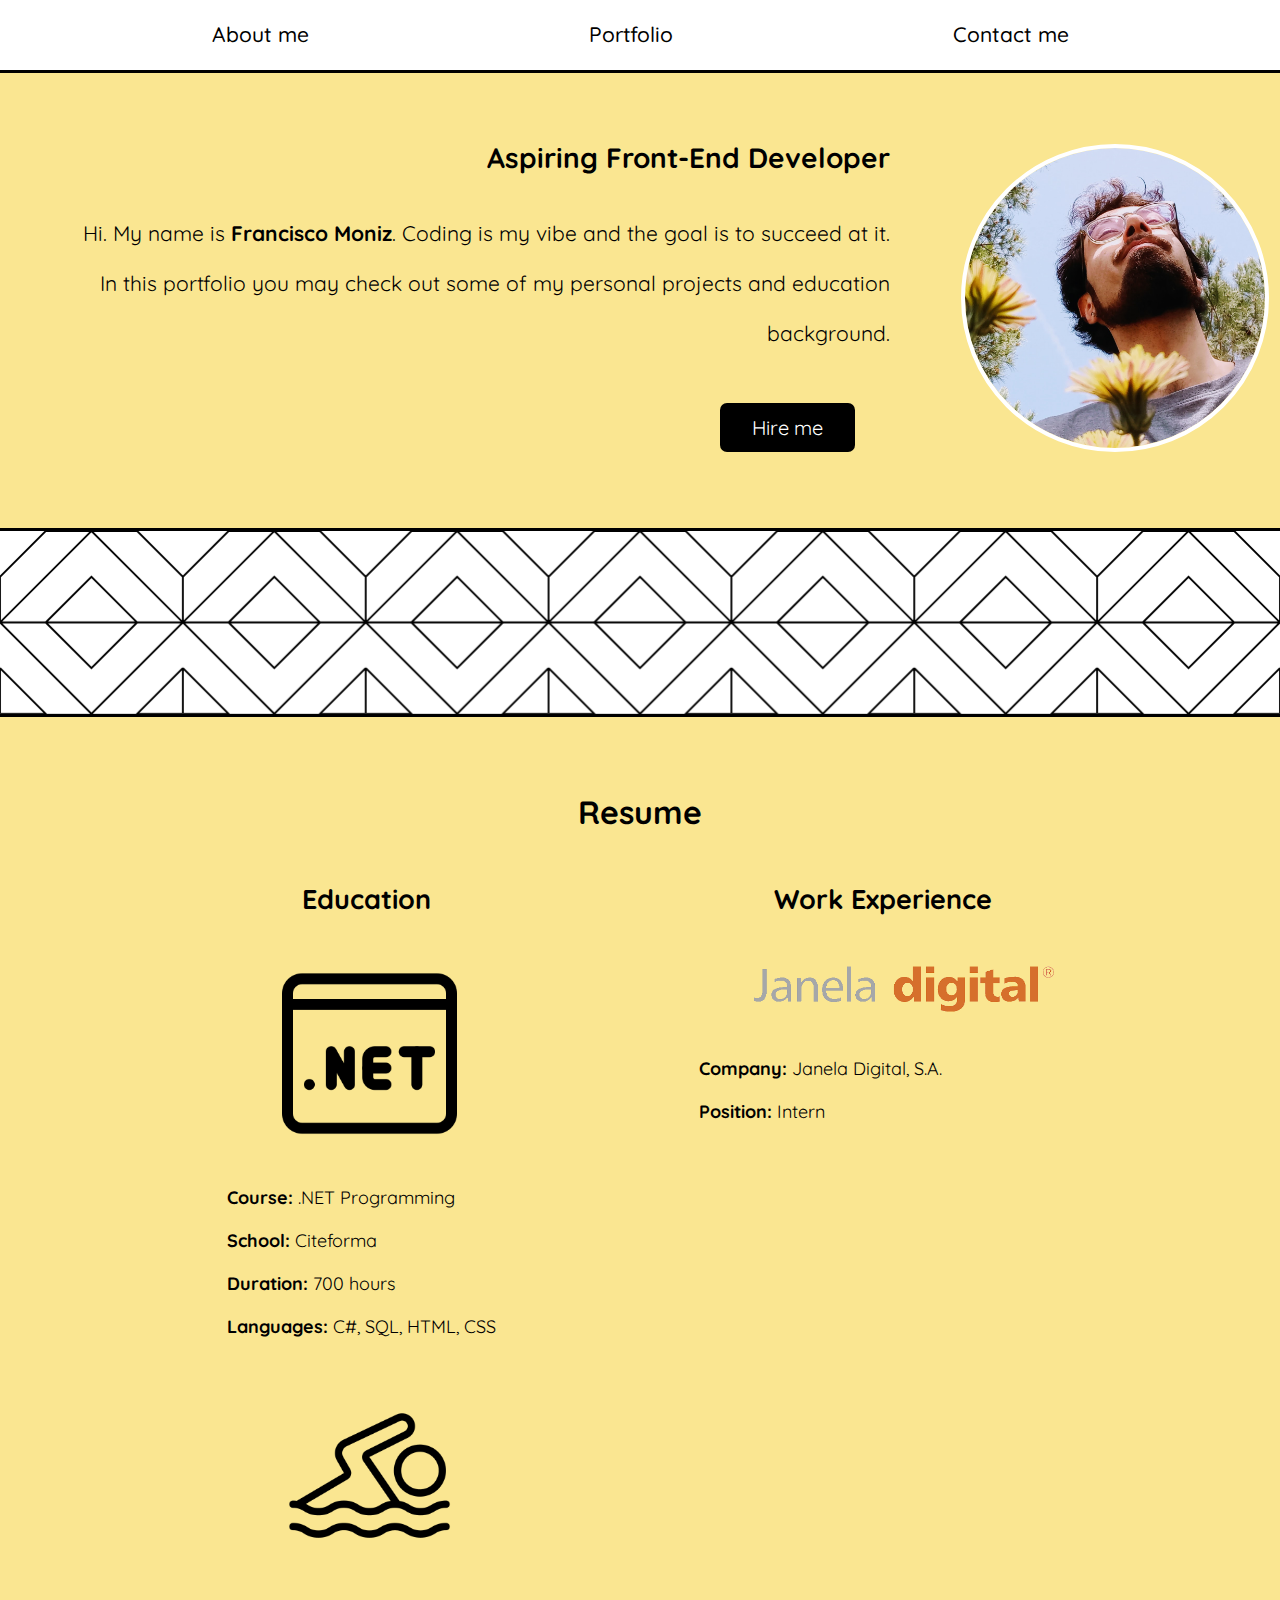
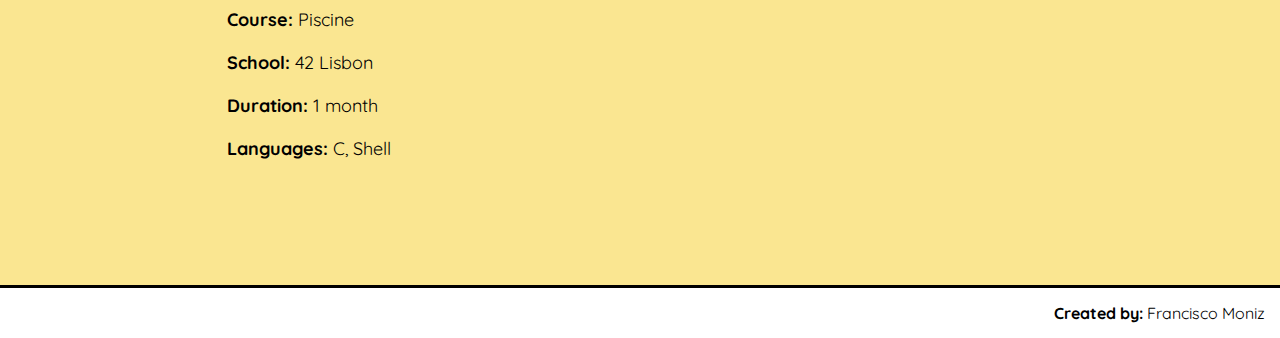
<file: index.html>
<!DOCTYPE html>
<html lang="en">
<head>
    <meta charset="UTF-8">
    <meta http-equiv="X-UA-Compatible" content="IE=edge">
    <meta name="viewport" content="width=device-width, initial-scale=1.0">
    <link rel="stylesheet" href="style.css">
    <link rel="preconnect" href="https://fonts.googleapis.com">
    <link rel="preconnect" href="https://fonts.gstatic.com" crossorigin>
    <link href="https://fonts.googleapis.com/css2?family=Quicksand:wght@300;400;500&display=swap" rel="stylesheet">
    <title>My Portfolio</title>
</head>
<body>
    
    <header class="header">
        <a href="#resume" class="item1">About me</a>
        <p class="item2">Portfolio</p>
        <a href="mailto:francisco.moniz97@gmail.com" class="item3">Contact me</a>
    </header>

    <div class="main">
        <div class="main-text">
            <h1>Aspiring Front-End Developer</h1>
            <p>Hi. My name is <b>Francisco Moniz</b>. Coding is my vibe and the goal is to succeed at it.</p>
            <p>In this portfolio you may check out some of my personal projects and education background.</p>
            <a href="https://www.linkedin.com/in/franciscomonizribeiro/" class="main-btn">Hire me</a>
        </div>
        <img src="./imgs/profile.jpg" class="profile-pic">
    </div>

    <svg id="splitter" xmlns:rdf="http://www.w3.org/1999/02/22-rdf-syntax-ns#" xmlns="http://www.w3.org/2000/svg" height="10%" width="100%" version="1.1" xmlns:cc="http://creativecommons.org/ns#" xmlns:dc="http://purl.org/dc/elements/1.1/" preserveAspectRatio="x200Y200 meet" viewBox="0 0 2100 299.5">
        <defs id="defs4">
            <pattern id="pattern4192" width="300" patternUnits="userSpaceOnUse" patternTransform="translate(250 202.36)" height="300">
                <path id="rect4142" d="m75 0-75 75v75l150-150h-75zm75 0 150 150v-75l-75-75h-75zm150 150h-75l-75 75-75-75h-75l150 150 150-150zm-225 0h150l-75-74.998-75 74.998zm-75 75v75h75l-75-75zm300 0l-75 75h75v-74.998z"/>
            </pattern>
        </defs>
        <g id="layer1" transform="translate(-250 697.64)">
            <rect id="rect4190" height="1200" width="2100" y="-697.64" x="250" fill="url(#pattern4192)"/>
        </g>
    </svg>

    <div id="resume">
        <h1>Resume</h1>
        <section class="background">
            <section class="education">
                <h2>Education</h2>
                <img src="imgs/net.png" class="net">
                <p><b>Course: </b>.NET Programming</p>
                <p><b>School: </b>Citeforma</p>
                <p><b>Duration: </b>700 hours</p>
                <p><b>Languages: </b>C#, SQL, HTML, CSS</p>
                <img src="imgs/piscine.png" class="piscine">
                <p><b>Course: </b>Piscine</p>
                <p><b>School: </b>42 Lisbon</p>
                <p><b>Duration: </b>1 month</p>
                <p><b>Languages: </b>C, Shell</p>
            </section>
            <section class="work">
                <h2>Work Experience</h2>
                <img src="imgs/jd.png" class="jd">
                <p><b>Company: </b>Janela Digital, S.A.</p>
                <p><b>Position: </b>Intern</p>
            </section>
        </section>
    </div>

    <svg id="splitter2" xmlns:rdf="http://www.w3.org/1999/02/22-rdf-syntax-ns#" xmlns="http://www.w3.org/2000/svg" height="10%" width="100%" version="1.1" xmlns:cc="http://creativecommons.org/ns#" xmlns:dc="http://purl.org/dc/elements/1.1/" preserveAspectRatio="x200Y200 meet" viewBox="0 0 2100 299.5">
        <defs id="defs4">
            <pattern id="pattern4192" width="300" patternUnits="userSpaceOnUse" patternTransform="translate(250 202.36)" height="300">
                <path id="rect4142" d="m75 0-75 75v75l150-150h-75zm75 0 150 150v-75l-75-75h-75zm150 150h-75l-75 75-75-75h-75l150 150 150-150zm-225 0h150l-75-74.998-75 74.998zm-75 75v75h75l-75-75zm300 0l-75 75h75v-74.998z"/>
            </pattern>
        </defs>
        <g id="layer1" transform="translate(-250 697.64)">
            <rect id="rect4190" height="1200" width="2100" y="-697.64" x="250" fill="url(#pattern4192)"/>
        </g>
    </svg>

    <footer class="footer">
        <p><b>Created by: </b>Francisco Moniz</p>
    </footer>

</body>
</html>
</file>
<file: style.css>
* {
    margin: 0;
    padding: 0;
    font-family: 'Quicksand', sans-serif;
}

html {
    scroll-behavior: smooth;
}

.header {
    height: 70px;
    display: flex;
    padding: 0;
    align-items: center;
    justify-content: center;
    font-size: 21px;
    font-weight: 500;
    border-bottom: solid black 3px;
}

.item1, .item2, .item3 {
    margin: auto 140px auto 140px;
    border-bottom: 2px solid transparent;
    transition: border-color 2s ease-out;
    text-decoration: none;
    color: black;
}

.item1:hover, .item2:hover, .item3:hover {
    border-color: black;
    padding-bottom: 3px;
    font-weight: bold;
}

.main {
    background-color: rgba(249, 224, 118, .8);
    height: 425px;
    padding: 15px;
    display: grid;
    grid-template-areas:
    "t p"
    "bt .";
    align-items: center;
    justify-content: center;
}

.main-text {
    text-align: right;
    padding-right: 75px;
    grid-area: t;
}

.main-text h1 {
    font-size: 28px;
    font-weight: bold;
    line-height: 100px;
}

.main-text p {
    font-size: 21px;
    line-height: 50px;
}

.main-btn {
    text-decoration: none;
    color: #fff;
    background: #000;
    padding: 12px 32px;
    font-size: 20px;
    border-radius: 7px;
    display: inline-block;
    margin: 45px 35px auto auto;
    grid-area: bt;
}

.main-btn:hover {
    background: #fff;
    color: #000;
}

.profile-pic {
    margin-top: 35px;
    height: 300px;
    border-radius: 50%;
    outline: solid white 4px;
    grid-area: p;
}

#resume {
    background-color: rgba(249, 224, 118, .8);
    text-align: center;
    padding: 75px;
}

.background {
    display: grid;
    grid-template-areas:
    "a b";
    justify-content: space-around;
    padding: 50px;
}

.education {
    grid-area: a;
    font-size: 18px;
    text-align: left;
}

.education h2 {
    padding-left: 75px;
}

.education p {
    margin-top: 20px;
}

.education img {
    height: 175px;
    margin-top: 50px;
    margin-bottom: 20px;
    padding-left: 55px;
}

.work {
    grid-area: b;
    font-size: 18px;
    text-align: left;
}

.work h2 {
    padding-left: 75px;
}

.work p {
    margin-top: 20px;
}

.work img {
    width: 300px;
    margin-top: 50px;
    margin-bottom: 20px;
    padding-left: 55px;
}

.footer {
    display: flex;
    align-items: center;
    justify-content: right;
    padding: 15px;
    border-top: solid black 3px;
}

#splitter, #splitter2 {
    display: block;
    border-top: solid black 3px;
    border-bottom: solid black 3px;
}

#splitter2 {
    display: none;
}

#rect4142 {
    fill-opacity: 0;
    stroke: black;
    stroke-width: 3px;
    stroke-dashoffset: 0;
    stroke-dasharray: 1300;
    animation: splitter 5s ease-in-out .5s infinite alternate;
}

@keyframes splitter
{
    0%
    {
        stroke-dashoffset: 1300;
    }
    100%
    {
        stroke-dashoffset: 0;
    }
}

@media screen and (max-width: 720px) {
    .header {
        font-size: 13px;
        height: 60px;
        border-bottom: solid black 2px;
    }

    .item1, .item2, .item3 {
        margin: auto;
    }

    .main {
        padding-top: 20px;
        grid-template-areas:
        "t"
        "p"
        "bt";
    }

    .main-text {
        text-align: center;
        width: 100%;
    }

    .main-text h1 {
        font-size: 18px;
        line-height: 30px;
        margin-bottom: 20px;
    }

    .main-text p {
        font-size: 15px;
        line-height: 30px;
    }

    .main-btn {
        font-size: 14px;
        padding: 10px;
        position: absolute;
        margin-top: 185px;
        margin-left: -35px;
    }

    .profile-pic {
        height: 120px;
        margin-bottom: 50px;
        margin-left: 110px;
    }

    #resume {
        font-size: 10px;
        height: 400px;
        padding-top: 30px;
        padding-bottom: 90px;
    }

    .background {
        padding: 30px;
        justify-content: space-around;
    }

    .education, .work {
        font-size: 12px;
    }

    .education h2, .work h2 {
        font-size: 14px;
        margin-left: -25px;
        margin-right: 30px;
        width: max-content;
    }

    .education p, .work p {
        margin: 12px -15px -10px 20px;
        width: 170px;
    }

    .education img {
        height: 65px;
        margin-bottom: 10px;
        margin-top: 30px;
    }

    .work img {
        width: 115px;
        margin-bottom: 10px;
        margin-top: 30px;
    }

    #splitter {
        border-top: solid black 2px;
        border-bottom: solid black 2px;
    }

    #splitter2 {
        display: none;
    }

    .footer {
        border-top: solid black 2px;
        font-size: 12px;
    }
}
</file>
